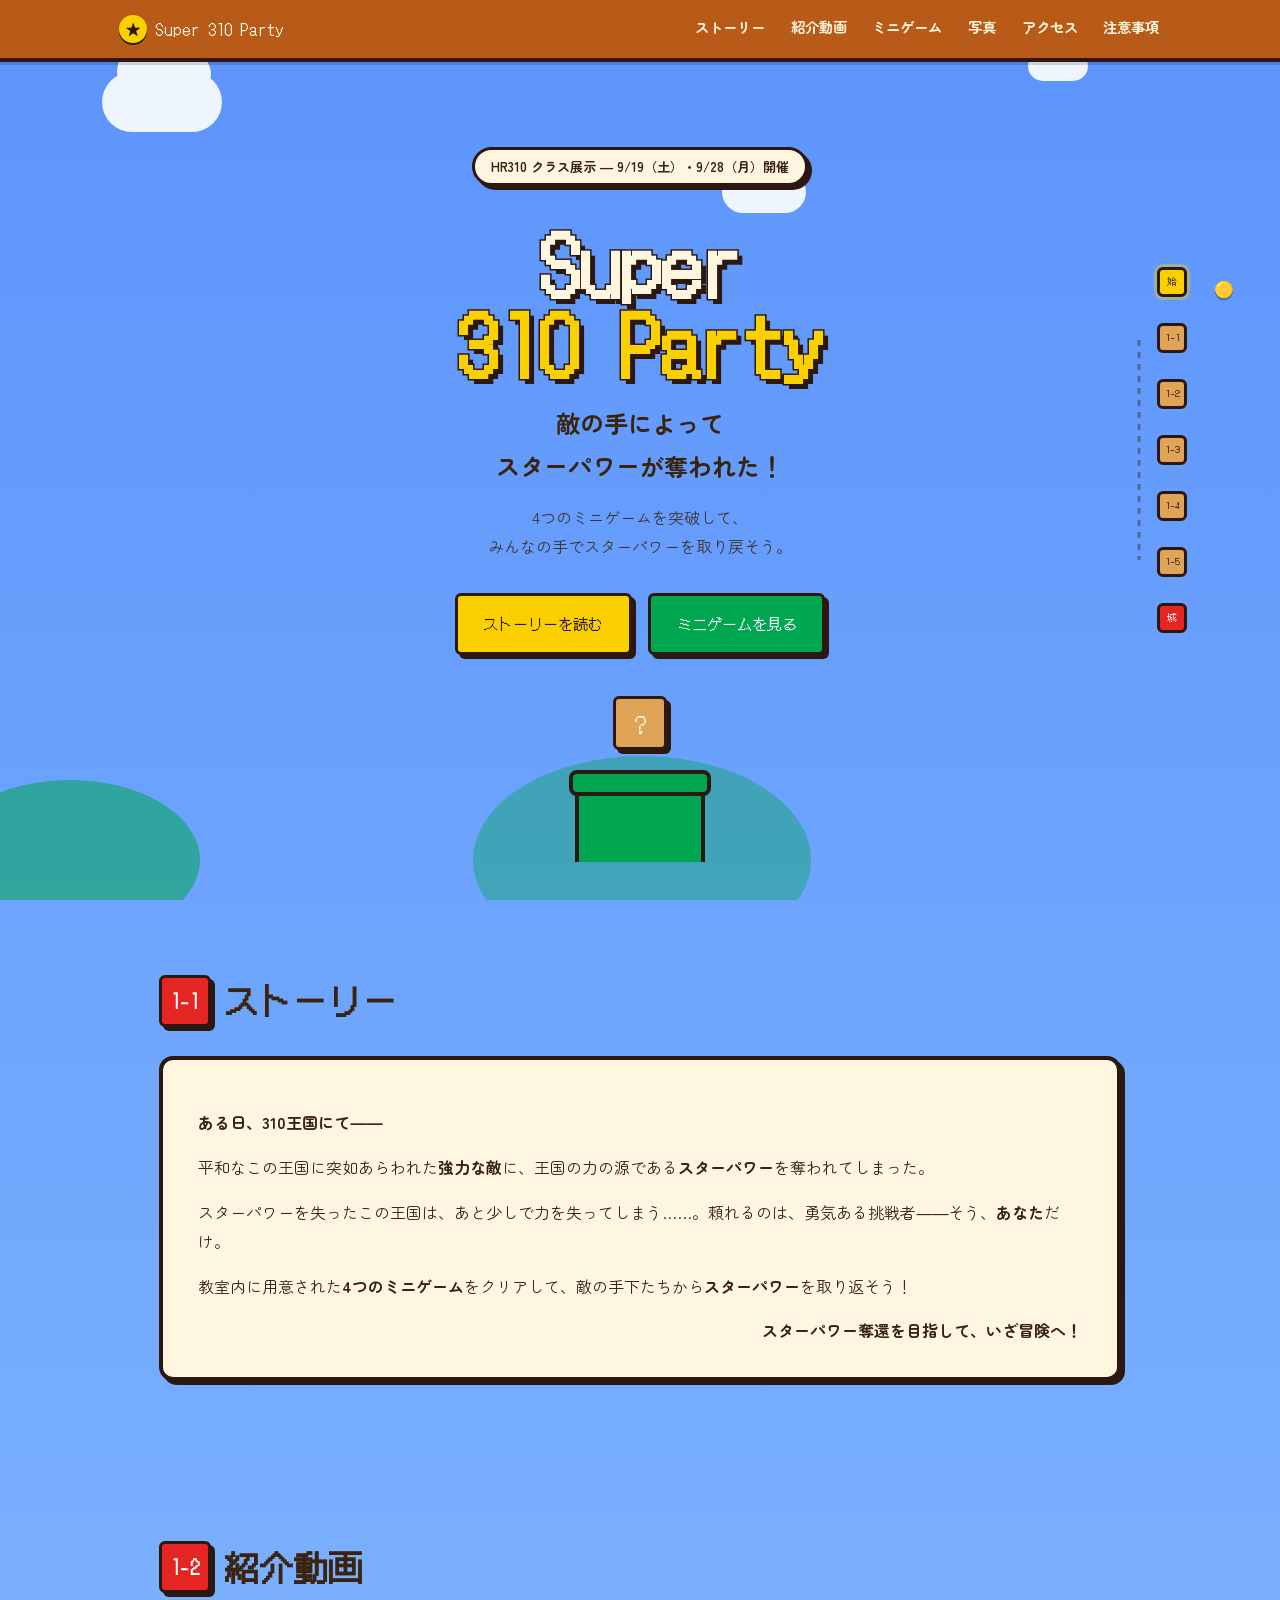
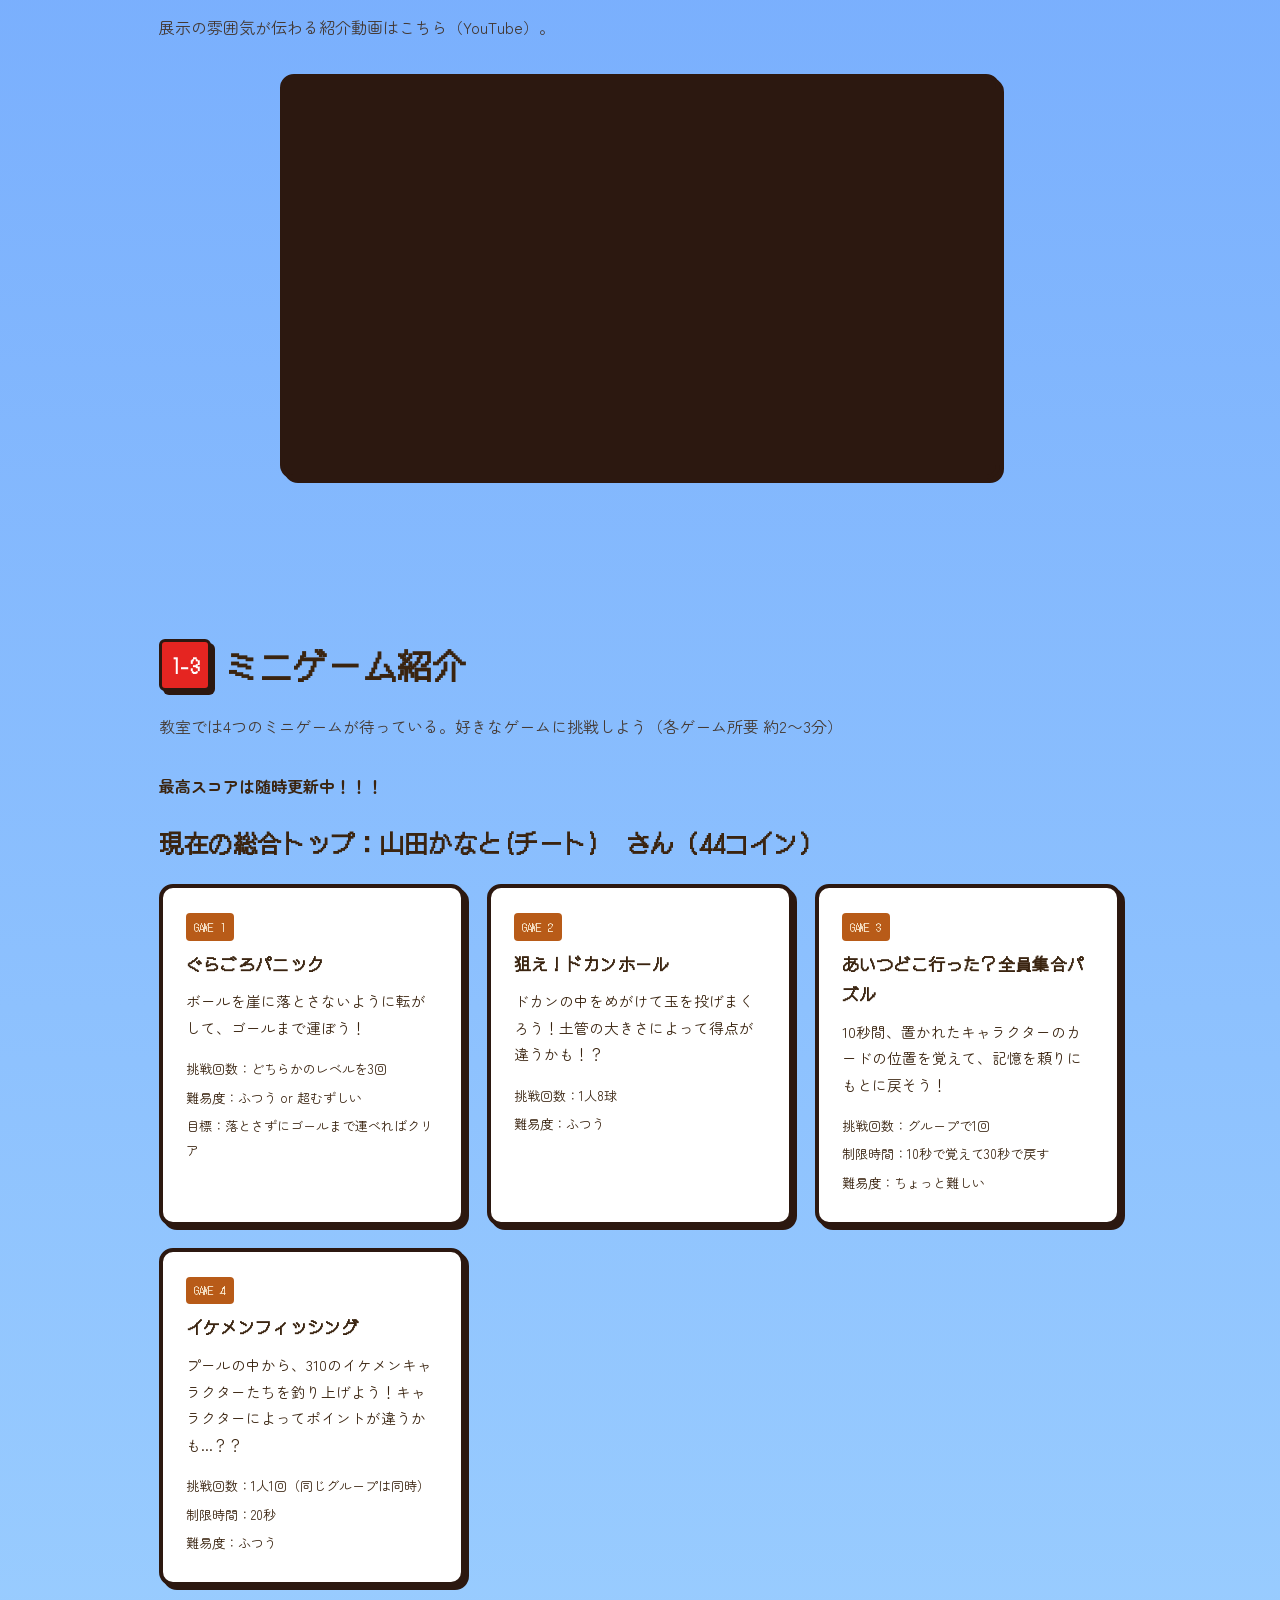
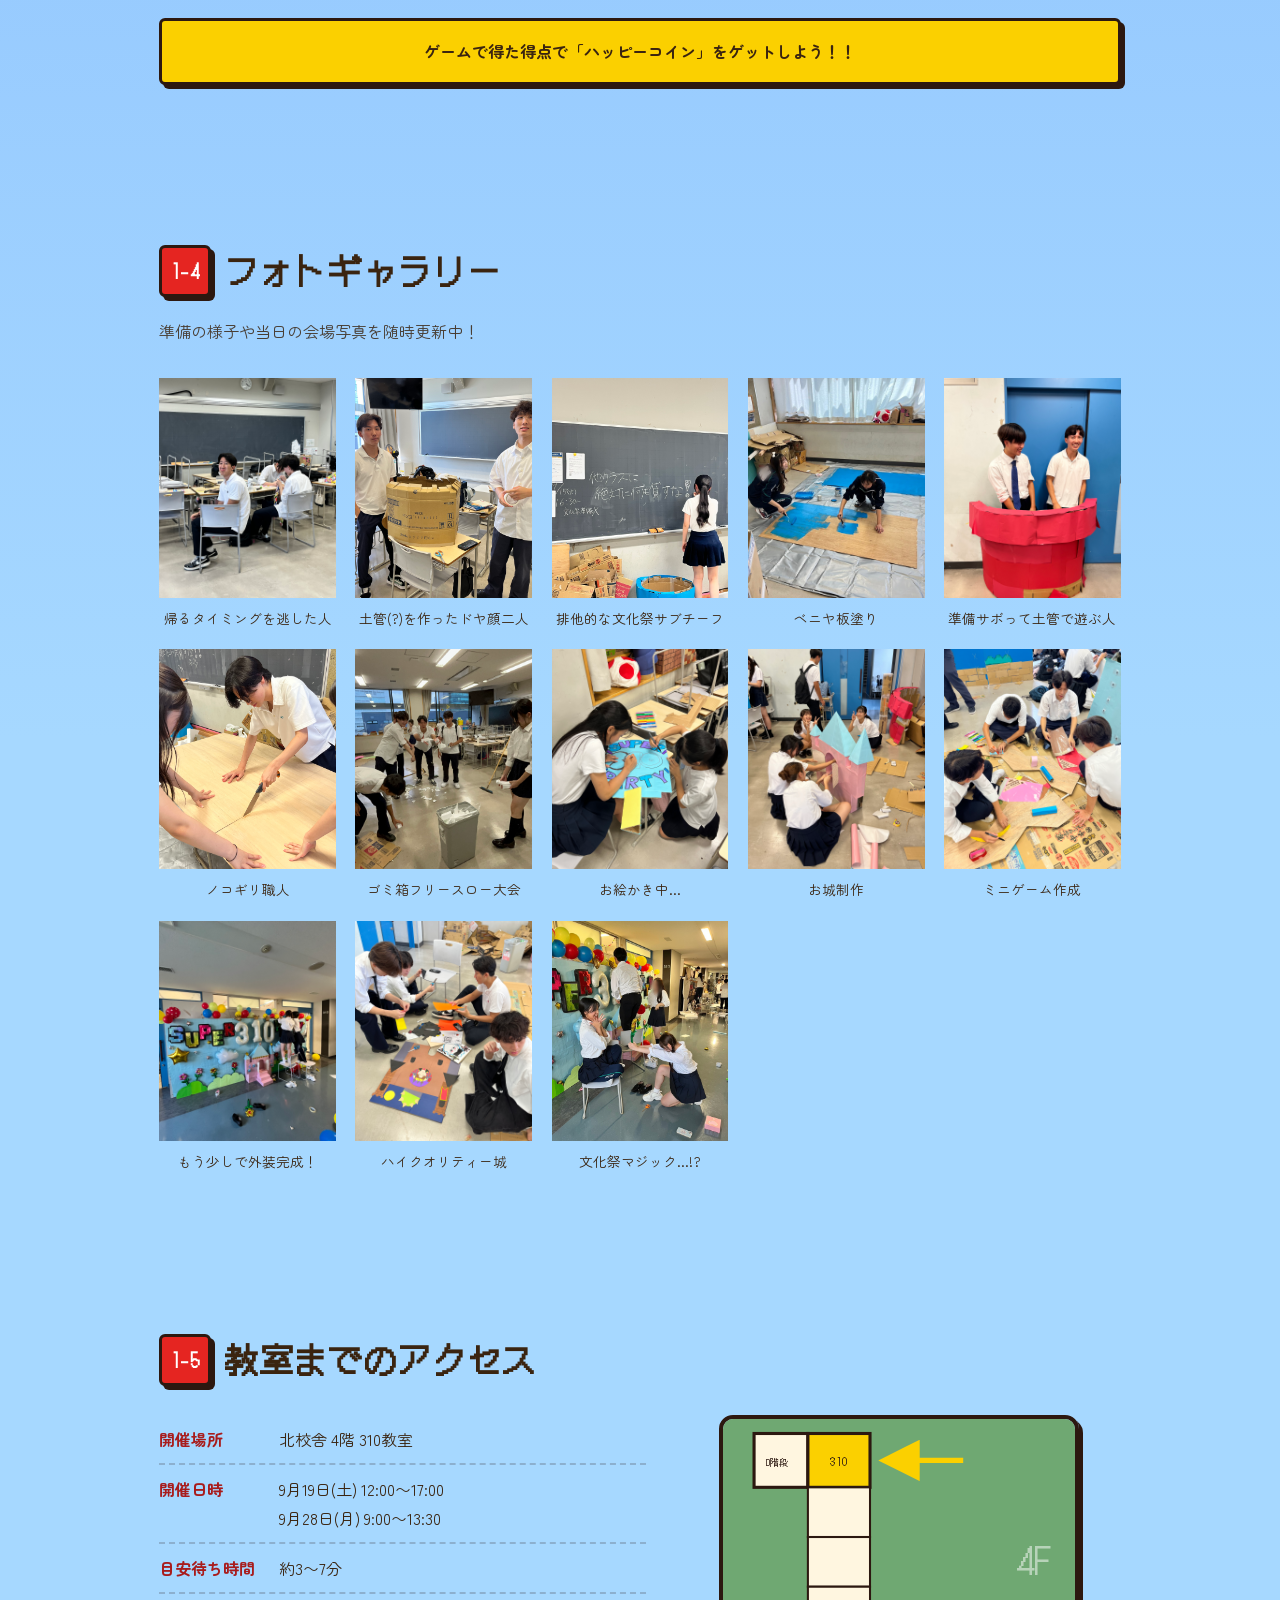
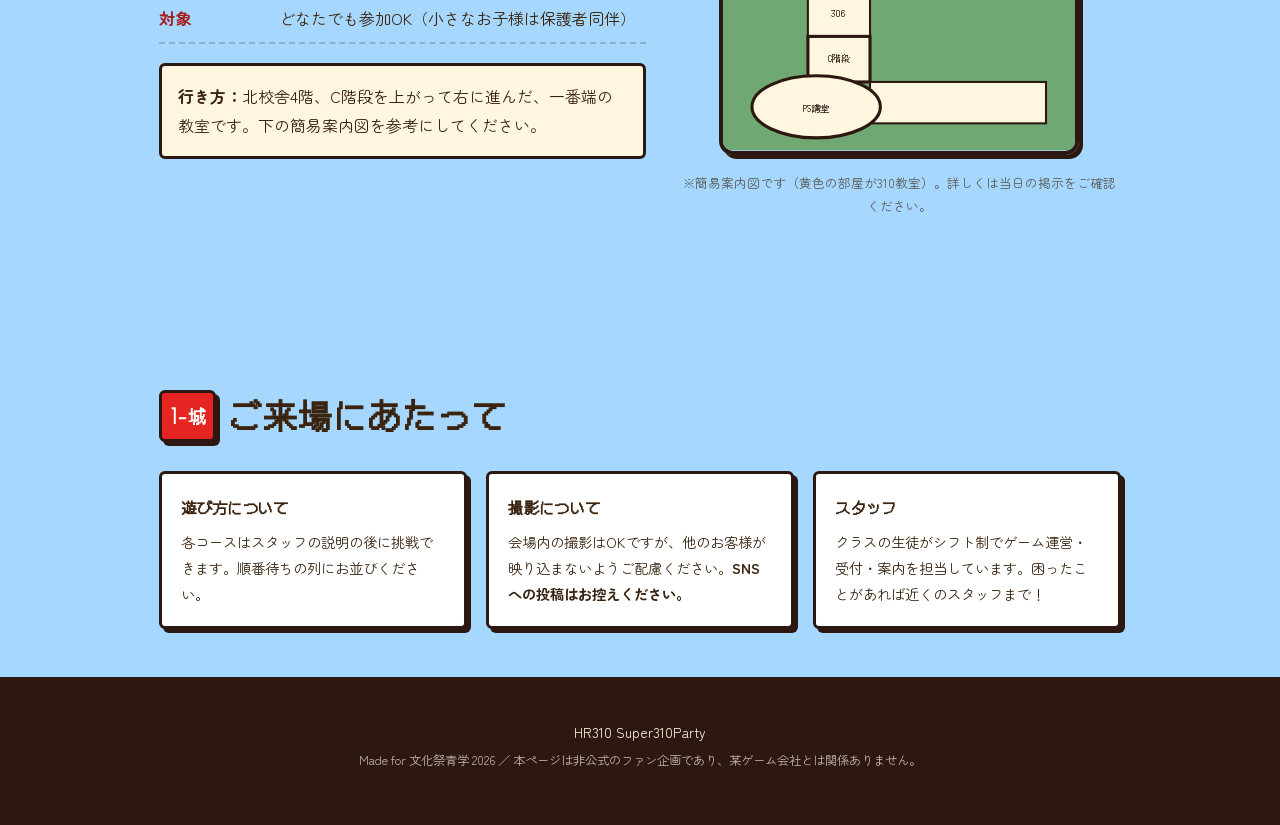
<file: index.html>
<!DOCTYPE html>
<html lang="ja">
<head>
<meta charset="UTF-8">
<meta name="viewport" content="width=device-width, initial-scale=1.0">
<title>Super310Party｜HR310 クラス展示</title>
<meta name="description" content="突如現れた強力な敵にスターパワーを奪われた！4つのミニゲームに挑戦してスターパワーを取り戻せ。文化祭クラス出し物「Super310Party」">
<link rel="preconnect" href="https://fonts.googleapis.com">
<link rel="preconnect" href="https://fonts.gstatic.com" crossorigin>
<link href="https://fonts.googleapis.com/css2?family=DotGothic16&family=Zen+Maru+Gothic:wght@400;500;700;900&display=swap" rel="stylesheet">
<link rel="stylesheet" href="style.css">
</head>
<body>

<!-- ふわふわ動く背景の雲・土管など（装飾） -->
<div class="bg-scene" aria-hidden="true">
  <div class="cloud cloud--a"></div>
  <div class="cloud cloud--b"></div>
  <div class="cloud cloud--c"></div>
  <div class="hill hill--a"></div>
  <div class="hill hill--b"></div>
</div>

<!-- ===== ヘッダー ===== -->
<header class="site-header">
  <div class="site-header__inner">
    <a class="brand" href="#top">
      <span class="brand__coin">★</span>
      <span class="brand__text">Super 310 Party</span>
    </a>
    <nav class="main-nav" aria-label="ページ内メニュー">
      <a href="#story">ストーリー</a>
      <a href="#video">紹介動画</a>
      <a href="#games">ミニゲーム</a>
      <a href="#gallery">写真</a>
      <a href="#access">アクセス</a>
      <a href="#info">注意事項</a>
    </nav>
    <button class="menu-toggle" id="menuToggle" aria-label="メニューを開く" aria-expanded="false">
      <span></span><span></span><span></span>
    </button>
  </div>
</header>

<!-- スクロール連動のコースマップ（サイド固定・現在地表示） -->
<nav class="course-map" aria-label="現在の読了位置">
  <div class="course-map__line"></div>
  <ol class="course-map__nodes">
    <li data-target="top"><span class="node">始</span><em>スタート</em></li>
    <li data-target="story"><span class="node">1-1</span><em>ストーリー</em></li>
    <li data-target="video"><span class="node">1-2</span><em>紹介動画</em></li>
    <li data-target="games"><span class="node">1-3</span><em>ミニゲーム</em></li>
    <li data-target="gallery"><span class="node">1-4</span><em>写真</em></li>
    <li data-target="access"><span class="node">1-5</span><em>アクセス</em></li>
    <li data-target="info"><span class="node node--castle">城</span><em>ゴール</em></li>
  </ol>
  <div class="course-map__runner" id="mapRunner">🟡</div>
</nav>

<main id="top">

  <!-- ===== ヒーロー ===== -->
  <section class="hero">
    <div class="hero__inner">
      <p class="hero__eyebrow">HR310 クラス展示 ― 9/19（土）・9/28（月）開催</p>
      <h1 class="hero__title">
        <span class="hero__title-line">Super</span>
        <span class="hero__title-line hero__title-line--accent">310 Party</span>
      </h1>
      <p class="hero__catch">敵の手によって<br>スターパワーが奪われた！</p>
      <p class="hero__sub">4つのミニゲームを突破して、<br>みんなの手でスターパワーを取り戻そう。</p>
      <div class="hero__cta">
        <a href="#story" class="btn btn--block">ストーリーを読む</a>
        <a href="#games" class="btn btn--pipe">ミニゲームを見る</a>
      </div>
      <button class="qblock" id="qblock" type="button" aria-label="隠しブロック">?</button>
    </div>
    <div class="hero__pipe" aria-hidden="true"></div>
  </section>

  <!-- ===== ストーリー ===== -->
  <section id="story" class="section story">
    <h2 class="section__heading"><span>1-1</span>ストーリー</h2>
    <div class="story__body">
      <p class="story__lead">ある日、310王国にて――</p>
      <p>平和なこの王国に突如あらわれた<strong>強力な敵</strong>に、王国の力の源である<strong>スターパワー</strong>を奪われてしまった。</p>
      <p>スターパワーを失ったこの王国は、あと少しで力を失ってしまう……。頼れるのは、勇気ある挑戦者――そう、<strong>あなた</strong>だけ。</p>
      <p>教室内に用意された<strong>4つのミニゲーム</strong>をクリアして、敵の手下たちから<strong>スターパワー</strong>を取り返そう！</p>
      <p class="story__lead story__lead--end">スターパワー奪還を目指して、いざ冒険へ！</p>
    </div>
  </section>

  <!-- ===== 紹介動画 ===== -->
  <section id="video" class="section video">
    <h2 class="section__heading"><span>1-2</span>紹介動画</h2>
    <p class="section__lead">展示の雰囲気が伝わる紹介動画はこちら（YouTube）。</p>
    <div class="video-wrap">
      <iframe
        src="https://www.youtube.com/embed/QX0gnmTbUIY"
        title="スター・クエスト 紹介動画"
        loading="lazy"
        allow="accelerometer; autoplay; clipboard-write; encrypted-media; gyroscope; picture-in-picture; web-share"
        allowfullscreen>
      </iframe>
    </div>
    <!-- <p class="video-note">※ 上の「YOUTUBE_VIDEO_ID」の部分を、実際にYouTubeへアップした動画のIDに差し替えてください。</p> -->
  </section>


  <!-- ===== ミニゲーム ===== -->
  <section id="games" class="section games">
    <h2 class="section__heading"><span>1-3</span>ミニゲーム紹介</h2>
    <p class="section__lead">教室では4つのミニゲームが待っている。好きなゲームに挑戦しよう（各ゲーム所要 約2〜3分）</p>
    <p><strong>最高スコアは随時更新中！！！</strong></p>
    <h2><strong>現在の総合トップ：山田かなと(チート)　さん（44コイン）</strong></h2>

    <div class="game-grid">
      <article class="game-card">
        <div class="game-card__head">
          <span class="game-card__num">GAME 1</span>
          <h3>ぐらごろパニック</h3>
        </div>
        <p class="game-card__desc">ボールを崖に落とさないように転がして、ゴールまで運ぼう！</p>
        <ul class="game-card__meta">
          <li> 挑戦回数：どちらかのレベルを3回</li>
          <li> 難易度：ふつう or 超むずしい</li>
          <li> 目標：落とさずにゴールまで運べればクリア</li>
        </ul>
        
      </article>

      <article class="game-card">
        <div class="game-card__head">
          <span class="game-card__num">GAME 2</span>
          <h3>狙え！ドカンホール</h3>
        </div>
        <p class="game-card__desc">ドカンの中をめがけて玉を投げまくろう！土管の大きさによって得点が違うかも！？</p>
        <ul class="game-card__meta">
          <li> 挑戦回数：1人8球</li>
          <li> 難易度：ふつう</li>
        </ul>
        
      </article>

      <article class="game-card">
        <div class="game-card__head">
          <span class="game-card__num">GAME 3</span>
          <h3>あいつどこ行った？全員集合パズル</h3>
        </div>
        <p class="game-card__desc">10秒間、置かれたキャラクターのカードの位置を覚えて、記憶を頼りにもとに戻そう！</p>
        <ul class="game-card__meta">
          <li> 挑戦回数：グループで1回</li>
          <li> 制限時間：10秒で覚えて30秒で戻す</li>
          <li> 難易度：ちょっと難しい</li>
        </ul>
        
      </article>

      <article class="game-card">
        <div class="game-card__head">
          <span class="game-card__num">GAME 4</span>
          <h3>イケメンフィッシング</h3>
        </div>
        <p class="game-card__desc">プールの中から、310のイケメンキャラクターたちを釣り上げよう！キャラクターによってポイントが違うかも...？？</p>
        <ul class="game-card__meta">
          <li> 挑戦回数：1人1回（同じグループは同時）</li>
          <li> 制限時間：20秒</li>
          <li> 難易度：ふつう</li>
        </ul>
        
      </article>
    </div>

    <div class="prize-note">
      <p><strong>ゲームで得た得点で「ハッピーコイン」をゲットしよう！！</strong> </p>
    </div>
  </section>

  <!-- ===== 写真ギャラリー ===== -->
  <section id="gallery" class="section gallery">
    <h2 class="section__heading"><span>1-4</span>フォトギャラリー</h2>
    <p class="section__lead">準備の様子や当日の会場写真を随時更新中！</p>
    <div class="gallery__grid">
      <figure class="gallery__item"><img src="IMG_1889.jpeg" alt="帰るタイミング"><figcaption>帰るタイミングを逃した人</figcaption></figure>
      <figure class="gallery__item"><img src="IMG_1675.jpeg" alt="ドヤ顔二人"><figcaption>土管(?)を作ったドヤ顔二人</figcaption></figure>
      <figure class="gallery__item"><img src="IMG_1862.jpeg" alt="排他的な文化祭チーフ"><figcaption>排他的な文化祭サブチーフ</figcaption></figure>
      <figure class="gallery__item"><img src="IMG_2043.jpeg" alt="ベニヤ板を塗る二人"><figcaption>ベニヤ板塗り</figcaption></figure>
      <figure class="gallery__item"><img src="IMG_1866.jpeg" alt="準備サボって土管で遊ぶ人たち"><figcaption>準備サボって土管で遊ぶ人</figcaption></figure>
      <figure class="gallery__item"><img src="IMG_1871.jpeg" alt="ノコギリ職人"><figcaption>ノコギリ職人</figcaption></figure>
      <figure class="gallery__item"><img src="IMG_1896.jpeg" alt="ゴミ箱フリースロー大会"><figcaption>ゴミ箱フリースロー大会</figcaption></figure>
      <figure class="gallery__item"><img src="IMG_1968.jpeg" alt="お絵かき中..."><figcaption>お絵かき中...</figcaption></figure>
      <figure class="gallery__item"><img src="IMG_1945.jpeg" alt="お城制作"><figcaption>お城制作</figcaption></figure>
      <figure class="gallery__item"><img src="IMG_1990.jpeg" alt="ミニゲーム制作"><figcaption>ミニゲーム作成</figcaption></figure>
      <figure class="gallery__item"><img src="IMG_2033.jpeg" alt="もう少し"><figcaption>もう少しで外装完成！</figcaption></figure>
      <figure class="gallery__item"><img src="IMG_1991.jpeg" alt="ハイクオリティー城"><figcaption>ハイクオリティー城</figcaption></figure>
      <figure class="gallery__item"><img src="IMG_2044.jpeg" alt="告白"><figcaption>文化祭マジック...!?</figcaption></figure>
      <!-- <figure class="gallery__item"><div class="gallery__ph">写真 5</div><figcaption>まだまだ更新中...</figcaption></figure> -->
      
    </div>
  </section>

  <!-- ===== アクセス ===== -->
  <section id="access" class="section access">
    <h2 class="section__heading"><span>1-5</span>教室までのアクセス</h2>
    <div class="access__grid">
      <div class="access__info">
        <dl class="access__list">
          <div><dt>開催場所</dt><dd>北校舎 4階 310教室</dd></div>
          <div><dt>開催日時</dt><dd>9月19日(土) 12:00〜17:00<br>9月28日(月) 9:00〜13:30</dd></div>
          <div><dt>目安待ち時間</dt><dd>約3〜7分</dd></div>
          <div><dt>対象</dt><dd>どなたでも参加OK（小さなお子様は保護者同伴）</dd></div>
        </dl>
        <p class="access__route"><strong>行き方：</strong>北校舎4階、C階段を上がって右に進んだ、一番端の教室です。下の簡易案内図を参考にしてください。</p>
      </div>
      <div class="access__map" aria-hidden="true">
        <svg viewBox="0 0 340 320" class="map-svg">
          <rect width="340" height="320" fill="#6FA872"></rect>
          <text x="300" y="150" text-anchor="middle" class="map-svg__label map-svg__floor">4F</text>
 
          <!-- 上部の階段 -->
          <rect x="30" y="14" width="52" height="52" fill="var(--cream)" stroke="var(--outline)" stroke-width="3"></rect>
          <text x="52" y="45" text-anchor="middle" class="map-svg__label map-svg__label--xs">D階段</text>
 
          <!-- 縦の廊下（教室が並ぶ） -->
          <rect x="82" y="14" width="60" height="52" class="map-svg__room map-svg__room--active" stroke="var(--outline)" stroke-width="3"></rect>
          <text x="112" y="45" text-anchor="middle" class="map-svg__label map-svg__label--sm">310</text>
 
          <rect x="82" y="66" width="60" height="48" fill="var(--cream)" stroke="var(--outline)" stroke-width="2"></rect>
          <rect x="82" y="114" width="60" height="48" fill="var(--cream)" stroke="var(--outline)" stroke-width="2"></rect>
 
          <rect x="82" y="162" width="60" height="48" fill="var(--cream)" stroke="var(--outline)" stroke-width="2"></rect>
          <text x="112" y="191" text-anchor="middle" class="map-svg__label map-svg__label--xs">306</text>
 
          <!-- B階段 -->
          <rect x="82" y="210" width="60" height="44" fill="var(--cream)" stroke="var(--outline)" stroke-width="3"></rect>
          <text x="112" y="235" text-anchor="middle" class="map-svg__label map-svg__label--xs">C階段</text>
 
          <!-- 横の廊下（1階部分） -->
          <rect x="142" y="254" width="170" height="40" fill="var(--cream)" stroke="var(--outline)" stroke-width="2"></rect>
          
 
          <!-- PS講堂 -->
          <ellipse cx="90" cy="278" rx="62" ry="30" fill="var(--cream)" stroke="var(--outline)" stroke-width="3"></ellipse>
          <text x="90" y="283" text-anchor="middle" class="map-svg__label map-svg__label--xs">PS講堂</text>
 
          <!-- 310教室を指す矢印 -->
          <path d="M232 40 L170 40" fill="none" stroke="var(--gold)" stroke-width="5" marker-end="url(#arrowhead)"></path>
          <defs>
            <marker id="arrowhead" markerWidth="8" markerHeight="8" refX="4" refY="4" orient="auto">
              <path d="M0,0 L8,4 L0,8 Z" fill="var(--gold)"></path>
            </marker>
          </defs>
        </svg>
        <p class="map-caption">※簡易案内図です（黄色の部屋が310教室）。詳しくは当日の掲示をご確認ください。</p>
      </div>
    </div>
  </section>

  <!-- ===== 注意事項・FAQ ===== -->
  <section id="info" class="section info">
    <h2 class="section__heading"><span>1-城</span>ご来場にあたって</h2>
    <div class="info__grid">
      <div class="info__card">
        <h3> 遊び方について</h3>
        <p>各コースはスタッフの説明の後に挑戦できます。順番待ちの列にお並びください。</p>
      </div>
      <div class="info__card">
        <h3> 撮影について</h3>
        <p>会場内の撮影はOKですが、他のお客様が映り込まないようご配慮ください。<strong>SNSへの投稿はお控えください。</strong></p>
      </div>
      <div class="info__card">
        <h3> スタッフ</h3>
        <p>クラスの生徒がシフト制でゲーム運営・受付・案内を担当しています。困ったことがあれば近くのスタッフまで！</p>
      </div>
    </div>
  </section>

</main>

<footer class="site-footer">
  <p>HR310 Super310Party</p>
  <p class="site-footer__sub">Made for 文化祭青学 2026 ／ 本ページは非公式のファン企画であり、某ゲーム会社とは関係ありません。</p>
</footer>

<div class="toast" id="toast" role="status" aria-live="polite"></div>

<script src="script.js"></script>
</body>
</html>
</file>
<file: style.css>
/* =====================================================
   トークン
===================================================== */
:root{
  --sky-top: #5C94FC;
  --sky-bottom: #A6D8FF;
  --sky: #5C94FC;
  --ground: #C84C0C;
  --block: #B85B18;
  --block-light: #E0A458;
  --pipe: #00A650;
  --pipe-dark: #00793A;
  --gold: #FBD000;
  --red: #E52521;
  --red-dark: #A81C1C;
  --outline: #2C1810;
  --cream: #FFF6E0;
  --ink: #3A2410;
 
  --font-display: "DotGothic16", sans-serif;
  --font-body: "Zen Maru Gothic", sans-serif;
 
  --radius-s: 6px;
  --radius-m: 14px;
  --shadow-pixel: 4px 4px 0 var(--outline);
}

*, *::before, *::after{ box-sizing: border-box; }

html{ scroll-behavior: smooth; }

body{
  margin: 0;
  font-family: var(--font-body);
  color: var(--ink);
  background: linear-gradient(var(--sky-top), var(--sky-bottom) 70%, var(--sky-bottom));
  overflow-x: hidden;
  line-height: 1.8;
}

h1, h2, h3{ font-family: var(--font-display); letter-spacing: .02em; }

a{ color: inherit; }

@media (prefers-reduced-motion: reduce){
  *{ animation-duration: .001ms !important; animation-iteration-count: 1 !important; transition-duration: .001ms !important; }
  html{ scroll-behavior: auto; }
}

/* =====================================================
   背景シーン（雲・丘）
===================================================== */
.bg-scene{ position: fixed; inset: 0; z-index: -1; overflow: hidden; }

.cloud{
  position: absolute;
  width: 120px; height: 60px;
  background: #fff;
  border-radius: 60px;
  opacity: .9;
}
.cloud::before, .cloud::after{
  content: "";
  position: absolute;
  background: #fff;
  border-radius: 50%;
}
.cloud::before{ width: 60px; height: 60px; top: -30px; left: 15px; }
.cloud::after{ width: 44px; height: 44px; top: -20px; left: 65px; }
.cloud--a{ top: 8%; left: 8%; animation: drift 60s linear infinite; }
.cloud--b{ top: 18%; left: 55%; transform: scale(.7); animation: drift 80s linear infinite; }
.cloud--c{ top: 4%; left: 78%; transform: scale(.5); animation: drift 70s linear infinite reverse; }

@keyframes drift{
  from{ transform: translateX(0); }
  to{ transform: translateX(120px); }
}

.hill{
  position: absolute;
  bottom: -40px;
  width: 260px; height: 160px;
  background: var(--pipe);
  border-radius: 50%;
  opacity: .55;
}
.hill--a{ left: -60px; }
.hill--b{ left: 40%; transform: scale(1.3); opacity: .4; }

/* =====================================================
   ヘッダー / ナビ
===================================================== */
.site-header{
  position: sticky; top: 0; z-index: 40;
  background: var(--block);
  border-bottom: 4px solid var(--outline);
  box-shadow: 0 3px 0 rgba(0,0,0,.15);
}
.site-header__inner{
  max-width: 1080px; margin: 0 auto;
  display: flex; align-items: center; justify-content: space-between;
  padding: .6rem 1.2rem;
}
.brand{ display: flex; align-items: center; gap: .5rem; text-decoration: none; color: var(--cream); }
.brand__coin{
  display: inline-flex; align-items: center; justify-content: center;
  width: 28px; height: 28px; border-radius: 50%;
  background: var(--gold); color: var(--outline);
  font-size: .9rem; font-weight: 900;
  box-shadow: 0 2px 0 var(--outline);
  animation: coin-spin 3s linear infinite;
}
@keyframes coin-spin{
  0%, 100%{ transform: scaleX(1); }
  50%{ transform: scaleX(.15); }
}
.brand__text{ font-family: var(--font-display); font-size: 1.05rem; }

.main-nav{ display: flex; gap: 1.4rem; }
.main-nav a{
  text-decoration: none; color: var(--cream); font-size: .9rem; font-weight: 700;
  padding: .3rem .1rem; border-bottom: 3px solid transparent;
}
.main-nav a:hover{ border-color: var(--gold); }

.menu-toggle{
  display: none; flex-direction: column; gap: 4px;
  background: none; border: none; cursor: pointer; padding: .4rem;
}
.menu-toggle span{ width: 24px; height: 3px; background: var(--cream); border-radius: 2px; }

@media (max-width: 760px){
  .main-nav{
    position: absolute; top: 100%; left: 0; right: 0;
    background: var(--block); border-bottom: 4px solid var(--outline);
    flex-direction: column; gap: 0; padding: .5rem 1.2rem;
    display: none;
  }
  .main-nav.is-open{ display: flex; }
  .main-nav a{ padding: .7rem 0; border-bottom: 1px solid rgba(255,255,255,.15); }
  .menu-toggle{ display: flex; }
}

/* =====================================================
   コースマップ（サイド固定・進捗インジケーター）
===================================================== */
.course-map{
  position: fixed; right: 14px; top: 50%; transform: translateY(-50%);
  z-index: 30;
  display: flex; align-items: center;
}
.course-map__nodes{
  list-style: none; margin: 0; padding: 0;
  display: flex; flex-direction: column; gap: 26px;
  position: relative;
}
.course-map__line{
  position: absolute; right: 17px; top: 50%; transform: translateY(-50%) rotate(90deg);
  width: 220px; height: 3px;
  background: repeating-linear-gradient(90deg, var(--outline) 0 6px, transparent 6px 12px);
  opacity: .4;
}
.course-map__nodes li{ display: flex; align-items: center; gap: .5rem; cursor: pointer; }
.course-map__nodes .node{
  width: 30px; height: 30px; border-radius: 6px;
  background: var(--block-light); border: 3px solid var(--outline);
  display: flex; align-items: center; justify-content: center;
  font-family: var(--font-display); font-size: .6rem; color: var(--outline);
  transition: transform .15s ease, background .15s ease;
}
.course-map__nodes .node--castle{ background: var(--red); color: #fff; }
.course-map__nodes em{
  font-style: normal; font-size: .68rem; white-space: nowrap;
  background: var(--cream); border: 2px solid var(--outline); border-radius: 4px;
  padding: 2px 6px; opacity: 0; transform: translateX(6px);
  transition: opacity .15s ease, transform .15s ease;
}
.course-map__nodes li:hover em{ opacity: 1; transform: translateX(0); }
.course-map__nodes li:hover .node{ transform: scale(1.15); background: var(--gold); }
.course-map__nodes li.is-active .node{ background: var(--gold); box-shadow: 0 0 0 3px rgba(251,208,0,.4); }

.course-map__runner{
  position: absolute; right: 32px; font-size: 1rem;
  transition: top .25s ease;
  filter: drop-shadow(0 2px 0 rgba(0,0,0,.3));
}

@media (max-width: 900px){
  .course-map{ display: none; }
}

/* =====================================================
   ヒーロー
===================================================== */
.hero{
  position: relative;
  padding: 4.5rem 1.2rem 7rem;
  text-align: center;
  overflow: hidden;
}
.hero__inner{ max-width: 720px; margin: 0 auto; position: relative; z-index: 2; }
.hero__eyebrow{
  display: inline-block;
  background: var(--cream); border: 3px solid var(--outline); border-radius: 20px;
  padding: .3rem 1rem; font-weight: 700; font-size: .82rem;
  box-shadow: var(--shadow-pixel);
}
.hero__title{ margin: 1.4rem 0 .6rem; line-height: 1; }
.hero__title-line{
  display: block; font-size: clamp(2.6rem, 9vw, 5rem);
  color: var(--cream);
  -webkit-text-stroke: 3px var(--outline);
  paint-order: stroke fill;
  text-shadow: 5px 5px 0 var(--outline);
}
.hero__title-line--accent{ color: var(--gold); }

.hero__catch{
  font-size: clamp(1.1rem, 3vw, 1.5rem);
  font-weight: 700; margin: 1.2rem 0 .4rem;
}
.hero__sub{ opacity: .85; margin-bottom: 2rem; }

.hero__cta{ display: flex; gap: 1rem; justify-content: center; flex-wrap: wrap; }

.btn{
  display: inline-block; text-decoration: none;
  font-family: var(--font-display); font-size: .95rem;
  padding: .9rem 1.6rem; border-radius: var(--radius-s);
  border: 3px solid var(--outline);
  box-shadow: var(--shadow-pixel);
  transition: transform .1s ease, box-shadow .1s ease;
}
.btn:active{ transform: translate(3px, 3px); box-shadow: 1px 1px 0 var(--outline); }
.btn--block{ background: var(--gold); color: var(--outline); }
.btn--pipe{ background: var(--pipe); color: #fff; }

.qblock{
  margin-top: 2.6rem;
  width: 54px; height: 54px;
  background: var(--block-light);
  border: 3px solid var(--outline);
  border-radius: var(--radius-s);
  font-family: var(--font-display); font-size: 1.4rem; color: var(--cream);
  box-shadow: var(--shadow-pixel);
  cursor: pointer;
  animation: qbounce 2.4s ease-in-out infinite;
}
@keyframes qbounce{
  0%, 80%, 100%{ transform: translateY(0); }
  85%{ transform: translateY(-8px); }
  90%{ transform: translateY(0); }
}
.qblock.is-hit{ animation: none; background: var(--outline); color: var(--block-light); }

.hero__pipe{
  position: absolute; bottom: -10px; left: 50%; transform: translateX(-50%);
  width: 130px; height: 90px;
  background: var(--pipe);
  border: 4px solid var(--outline);
  border-radius: 10px 10px 0 0;
}
.hero__pipe::before{
  content: "";
  position: absolute; top: -16px; left: -10px; right: -10px;
  height: 26px;
  background: var(--pipe);
  border: 4px solid var(--outline);
  border-radius: 8px;
}

/* =====================================================
   共通セクション
===================================================== */
.section{
  max-width: 1000px; margin: 0 auto;
  padding: 5rem 1.2rem 3rem;
  position: relative;
}
.section__heading{
  display: flex; align-items: center; gap: .8rem;
  font-size: clamp(1.5rem, 4vw, 2.1rem);
  margin-bottom: 1.6rem;
}
.section__heading span{
  display: inline-flex; align-items: center; justify-content: center;
  min-width: 52px; height: 52px; padding: 0 .4rem;
  background: var(--red); color: #fff;
  border: 3px solid var(--outline); border-radius: var(--radius-s);
  font-size: 1.1rem;
  box-shadow: var(--shadow-pixel);
}
.section__lead{ opacity: .85; margin-top: -.6rem; margin-bottom: 2rem; }

/* =====================================================
   ストーリー
===================================================== */
.story__body{
  background: var(--cream);
  border: 4px solid var(--outline);
  border-radius: var(--radius-m);
  box-shadow: var(--shadow-pixel);
  padding: 2rem 2.2rem;
}
.story__lead{ font-weight: 700; }
.story__lead--end{ text-align: right; margin-bottom: 0; }

/* =====================================================
   紹介動画
===================================================== */
.video-wrap{
  position: relative;
  width: 100%;
  max-width: 720px;
  margin: 0 auto;
  aspect-ratio: 16 / 9;
  border: 4px solid var(--outline);
  border-radius: var(--radius-m);
  box-shadow: var(--shadow-pixel);
  overflow: hidden;
  background: var(--outline);
}
.video-wrap iframe{
  position: absolute; inset: 0;
  width: 100%; height: 100%;
  border: 0;
}
.video-note{
  text-align: center; font-size: .82rem; opacity: .7;
  margin-top: .8rem;
}

/* =====================================================
   ミニゲーム
===================================================== */
.game-grid{
  display: grid; grid-template-columns: repeat(auto-fit, minmax(230px, 1fr));
  gap: 1.4rem;
}
.game-card{
  background: #fff;
  border: 4px solid var(--outline);
  border-radius: var(--radius-m);
  box-shadow: var(--shadow-pixel);
  padding: 1.4rem;
  transition: transform .15s ease;
}
.game-card:hover{ transform: translateY(-4px); }
.game-card__head{ margin-bottom: .6rem; }
.game-card__num{
  display: inline-block; font-family: var(--font-display); font-size: .72rem;
  background: var(--block); color: var(--cream);
  padding: .2rem .5rem; border-radius: 4px; margin-bottom: .5rem;
}
.game-card h3{ margin: 0; font-size: 1.05rem; }
.game-card__desc{ font-size: .92rem; margin: .6rem 0 1rem; }
.game-card__meta{ list-style: none; margin: 0; padding: 0; font-size: .82rem; }
.game-card__meta li{ margin-bottom: .3rem; }

.prize-note{
  margin-top: 2rem; text-align: center;
  background: var(--gold); border: 3px solid var(--outline); border-radius: var(--radius-s);
  padding: 1rem; font-weight: 700; box-shadow: var(--shadow-pixel);
}
.prize-note p{ margin: 0; }

/* =====================================================
   ギャラリー
===================================================== */
.gallery__grid{
  display: grid; grid-template-columns: repeat(auto-fit, minmax(160px, 1fr));
  gap: 1.2rem;
}
.gallery__item{ margin: 0; }
.gallery__ph{
  aspect-ratio: 4 / 3;
  background: repeating-linear-gradient(45deg, var(--block-light), var(--block-light) 10px, var(--block) 10px, var(--block) 20px);
  border: 4px solid var(--outline); border-radius: var(--radius-s);
  display: flex; align-items: center; justify-content: center;
  color: var(--cream); font-family: var(--font-display); font-size: .9rem;
  box-shadow: var(--shadow-pixel);
}
.gallery__item figcaption{ margin-top: .5rem; font-size: .85rem; text-align: center; }
/* 実際の写真を使う場合は .gallery__ph を <img class="gallery__ph" src="images/xxx.jpg"> に差し替えてください */

/* =====================================================
   アクセス
===================================================== */
.access__grid{
  display: grid; grid-template-columns: 1.1fr 1fr; gap: 2rem; align-items: start;
}
@media (max-width: 760px){ .access__grid{ grid-template-columns: 1fr; } }
 
.access__list{ margin: 0 0 1.2rem; }
.access__list > div{
  display: flex; gap: 1rem; padding: .6rem 0; border-bottom: 2px dashed rgba(44,24,16,.2);
}
.access__list dt{ min-width: 6.5em; font-weight: 700; color: var(--red-dark); }
.access__list dd{ margin: 0; }
.access__route{ background: var(--cream); border: 3px solid var(--outline); border-radius: var(--radius-s); padding: 1rem; }
 
.access__map{ text-align: center; }
.map-svg{ width: 100%; max-width: 360px; border: 4px solid var(--outline); border-radius: var(--radius-m); box-shadow: var(--shadow-pixel); }
.map-svg__label{ font-family: var(--font-display); font-size: 13px; fill: var(--outline); }
.map-svg__label--sm{ font-size: 11px; }
.map-svg__label--xs{ font-size: 9px; }
.map-svg__floor{ font-size: 34px; fill: #fff; opacity: .5; }
.map-svg__room--active{ fill: var(--gold); }
.map-caption{ font-size: .8rem; opacity: .7; margin-top: .5rem; }
 
/* =====================================================
   注意事項
===================================================== */
.info__grid{
  display: grid; grid-template-columns: repeat(auto-fit, minmax(220px, 1fr));
  gap: 1.2rem;
}
.info__card{
  background: #fff; border: 3px solid var(--outline); border-radius: var(--radius-s);
  padding: 1.2rem; box-shadow: var(--shadow-pixel);
}
.info__card h3{ margin: 0 0 .5rem; font-size: .95rem; }
.info__card p{ margin: 0; font-size: .9rem; }
 
/* =====================================================
   フッター
===================================================== */
.site-footer{
  text-align: center; padding: 2.4rem 1rem 3rem;
  background: var(--outline); color: var(--cream);
  font-size: .85rem;
}
.site-footer p{ margin: .3rem 0; }
.site-footer__sub{ opacity: .7; font-size: .78rem; }

/* =====================================================
   注意事項
===================================================== */
.info__grid{
  display: grid; grid-template-columns: repeat(auto-fit, minmax(220px, 1fr));
  gap: 1.2rem;
}
.info__card{
  background: #fff; border: 3px solid var(--outline); border-radius: var(--radius-s);
  padding: 1.2rem; box-shadow: var(--shadow-pixel);
}
.info__card h3{ margin: 0 0 .5rem; font-size: .95rem; }
.info__card p{ margin: 0; font-size: .9rem; }

/* =====================================================
   フッター
===================================================== */
.site-footer{
  text-align: center; padding: 2.4rem 1rem 3rem;
  background: var(--outline); color: var(--cream);
  font-size: .85rem;
}
.site-footer p{ margin: .3rem 0; }
.site-footer__sub{ opacity: .7; font-size: .78rem; }

/* =====================================================
   トースト（隠しブロック演出）
===================================================== */
.toast{
  position: fixed; left: 50%; bottom: 30px; transform: translate(-50%, 20px);
  background: var(--outline); color: var(--gold);
  font-family: var(--font-display); font-size: .95rem;
  padding: .8rem 1.4rem; border-radius: var(--radius-s);
  opacity: 0; pointer-events: none; z-index: 50;
  transition: opacity .25s ease, transform .25s ease;
}
.toast.is-visible{ opacity: 1; transform: translate(-50%, 0); }

/* =====================================================
   携帯表示の最適化（このサイトはほぼスマホで見られる想定）
===================================================== */
@media (max-width: 600px){

  /* ヘッダー：ロゴを少し小さく、タップしやすい余白に */
  .site-header__inner{ padding: .5rem .9rem; }
  .brand__text{ font-size: .92rem; }
  .brand__coin{ width: 24px; height: 24px; font-size: .78rem; }
  .main-nav a{ font-size: 1rem; padding: .9rem 0; }

  /* ヒーロー：縦の余白を詰めて、1画面に収まりやすく */
  .hero{ padding: 2.6rem 1rem 4.5rem; }
  .hero__eyebrow{ font-size: .74rem; padding: .3rem .8rem; }
  .hero__title{ margin: 1.1rem 0 .5rem; }
  .hero__title-line{ font-size: clamp(2.4rem, 15vw, 3.4rem); -webkit-text-stroke: 2.5px var(--outline); text-shadow: 4px 4px 0 var(--outline); }
  .hero__catch{ font-size: 1.15rem; margin: 1rem 0 .3rem; }
  .hero__sub{ font-size: .92rem; margin-bottom: 1.6rem; }

  /* CTAボタンは横幅いっぱいに積んで親指で押しやすく */
  .hero__cta{ flex-direction: column; gap: .8rem; }
  .btn{ width: 100%; padding: 1rem 1.2rem; font-size: 1rem; }

  .qblock{ margin-top: 2rem; width: 48px; height: 48px; font-size: 1.2rem; }

  .hero__pipe{ width: 96px; height: 66px; }
  .hero__pipe::before{ height: 20px; }

  /* セクション共通：余白を詰めて縦スクロールを短く */
  .section{ padding: 3.2rem 1rem 1.6rem; }
  .section__heading{ gap: .6rem; margin-bottom: 1.2rem; }
  .section__heading span{ min-width: 42px; height: 42px; font-size: .95rem; }
  .section__lead{ font-size: .92rem; margin-bottom: 1.4rem; }

  .story__body{ padding: 1.4rem 1.2rem; }
  .story__body p{ margin: 0 0 1em; }

  .video-wrap{ border-radius: var(--radius-s); }
  .video-note{ font-size: .78rem; }

  /* ミニゲームは1カラムで、カード内の余白もタップしやすく調整 */
  .game-grid{ grid-template-columns: 1fr; gap: 1rem; }
  .game-card{ padding: 1.2rem; }
  .game-card:hover{ transform: none; }
  .game-card h3{ font-size: 1.1rem; }

  .prize-note{ font-size: .95rem; padding: .9rem; }

  /* ギャラリーは2カラムのタイル表示に */
  .gallery__grid{ grid-template-columns: repeat(2, 1fr); gap: .8rem; }
  .gallery__ph{ font-size: .8rem; }
  .gallery__item figcaption{ font-size: .78rem; }

  /* アクセス：ラベル幅を詰めて折り返しやすく */
  .access__list dt{ min-width: 5.2em; font-size: .92rem; }
  .access__list dd{ font-size: .92rem; }
  .access__route{ font-size: .92rem; padding: .9rem; }
  .map-svg{ max-width: 280px; }

  .info__grid{ grid-template-columns: 1fr; gap: .9rem; }
  .info__card{ padding: 1rem; }

  .site-footer{ padding: 1.8rem 1rem 2.4rem; }

  /* 隠しブロックのトーストが画面幅からはみ出さないように */
  .toast{ width: calc(100% - 2.4rem); max-width: 320px; text-align: center; font-size: .85rem; }
}

/* さらに狭い端末（小型スマホ）向けの微調整 */
@media (max-width: 360px){
  .hero__title-line{ font-size: 2.1rem; }
  .btn{ font-size: .92rem; padding: .9rem 1rem; }
  .gallery__grid{ grid-template-columns: 1fr; }
}
.gallery__item img {
  width: 100%;
  height: 220px;
  object-fit: cover;
  display: block;
}
</file>
